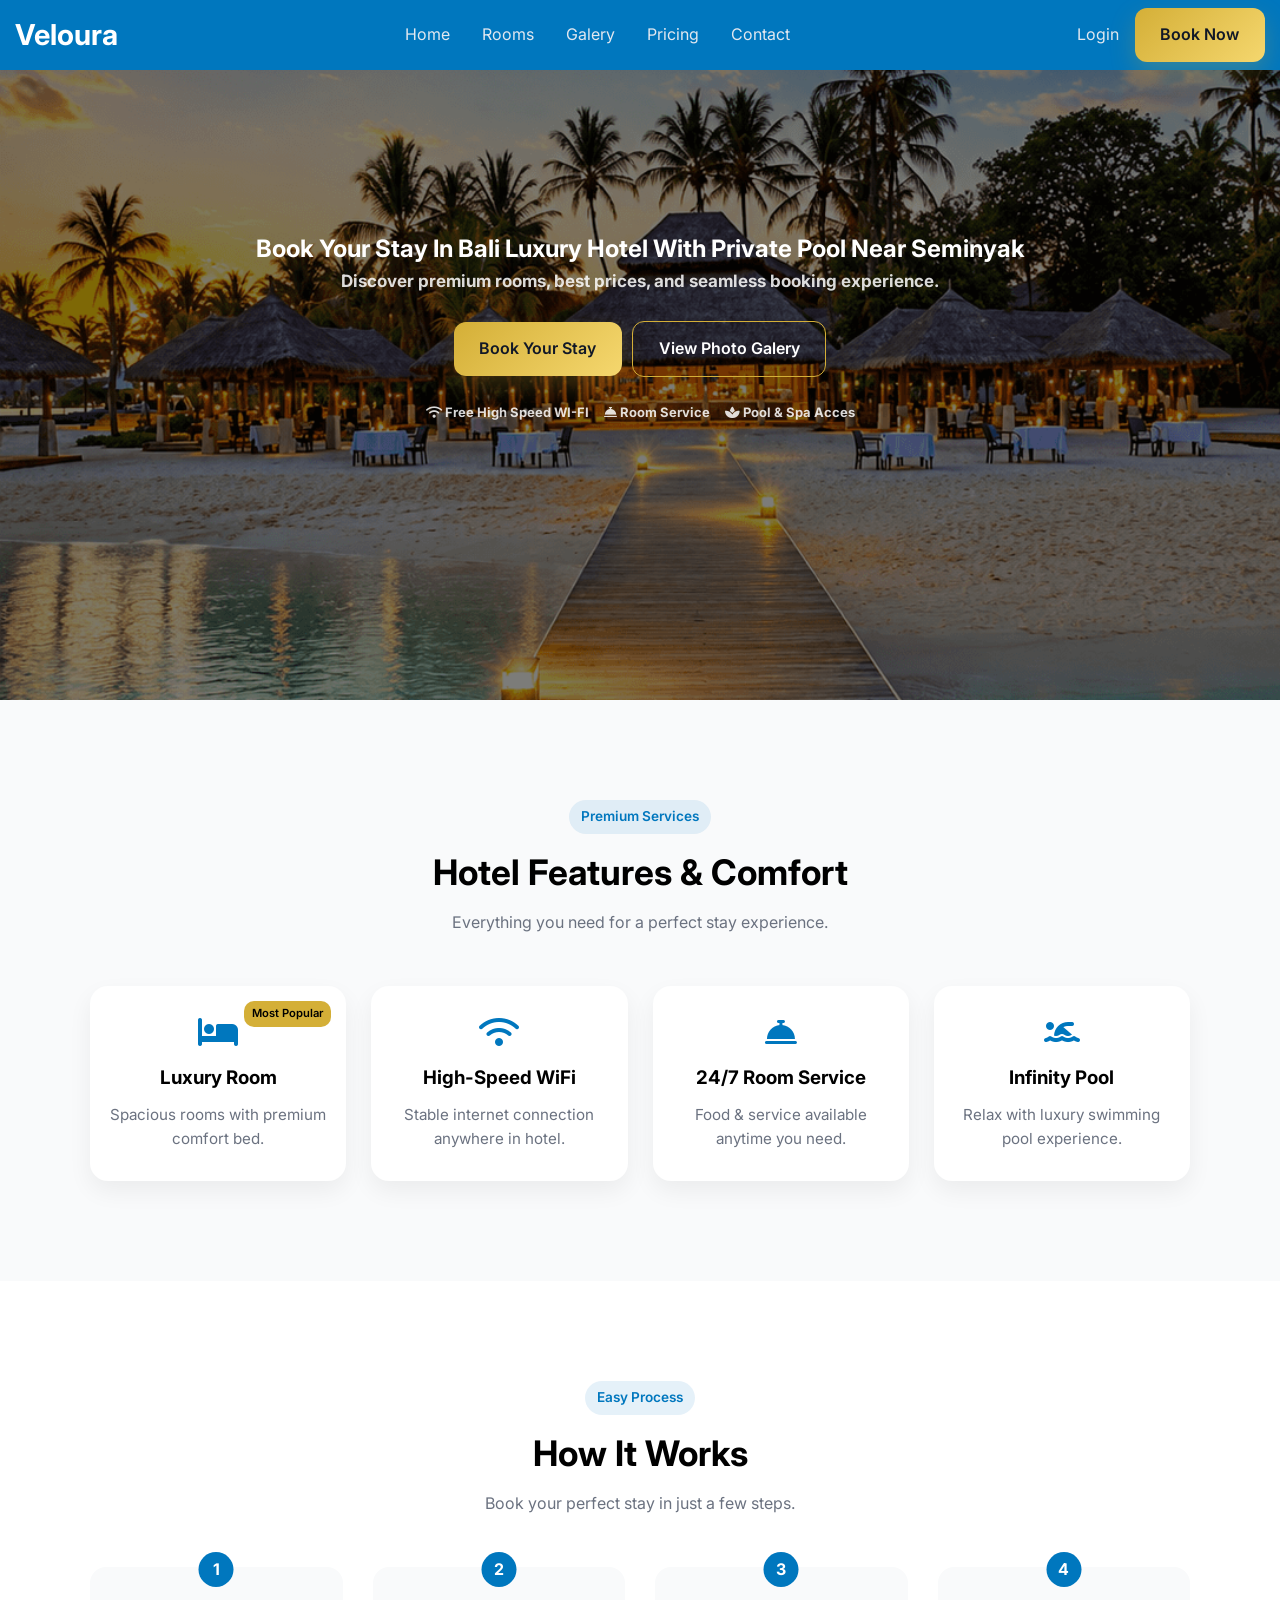
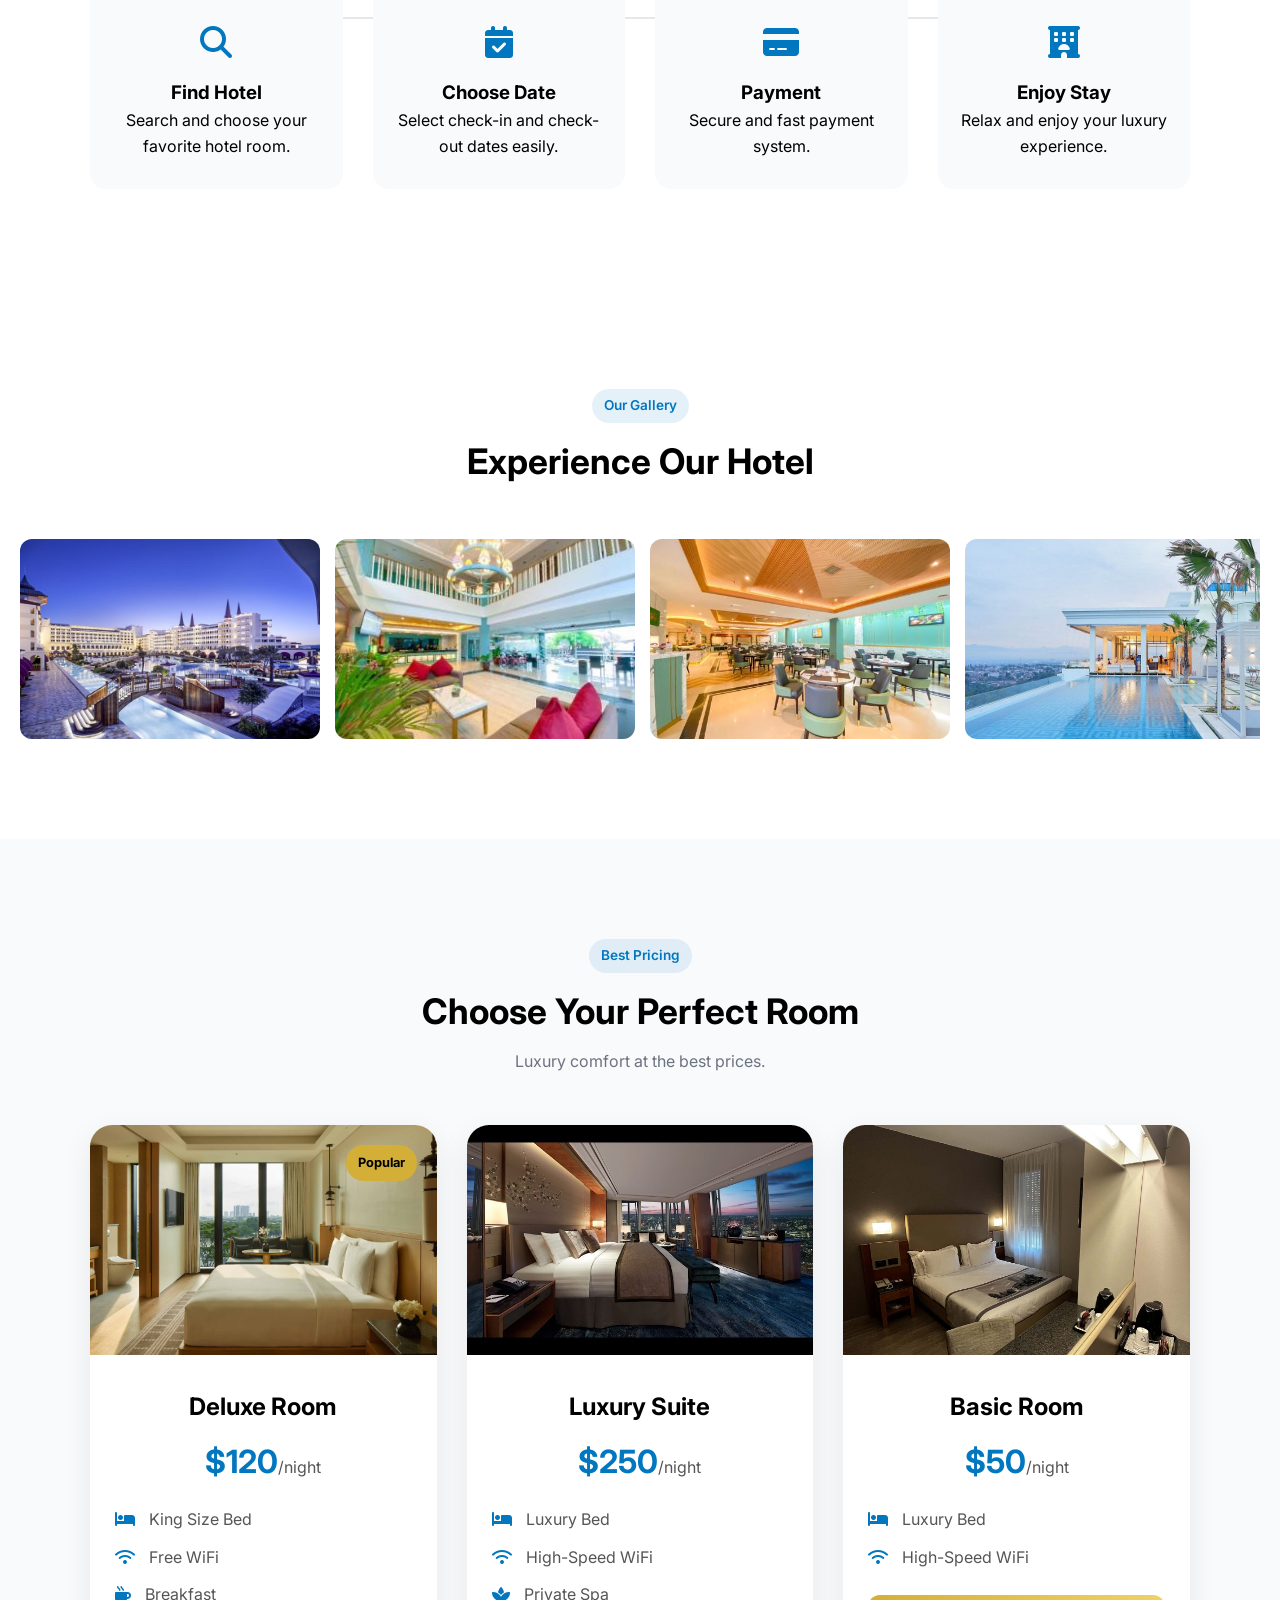
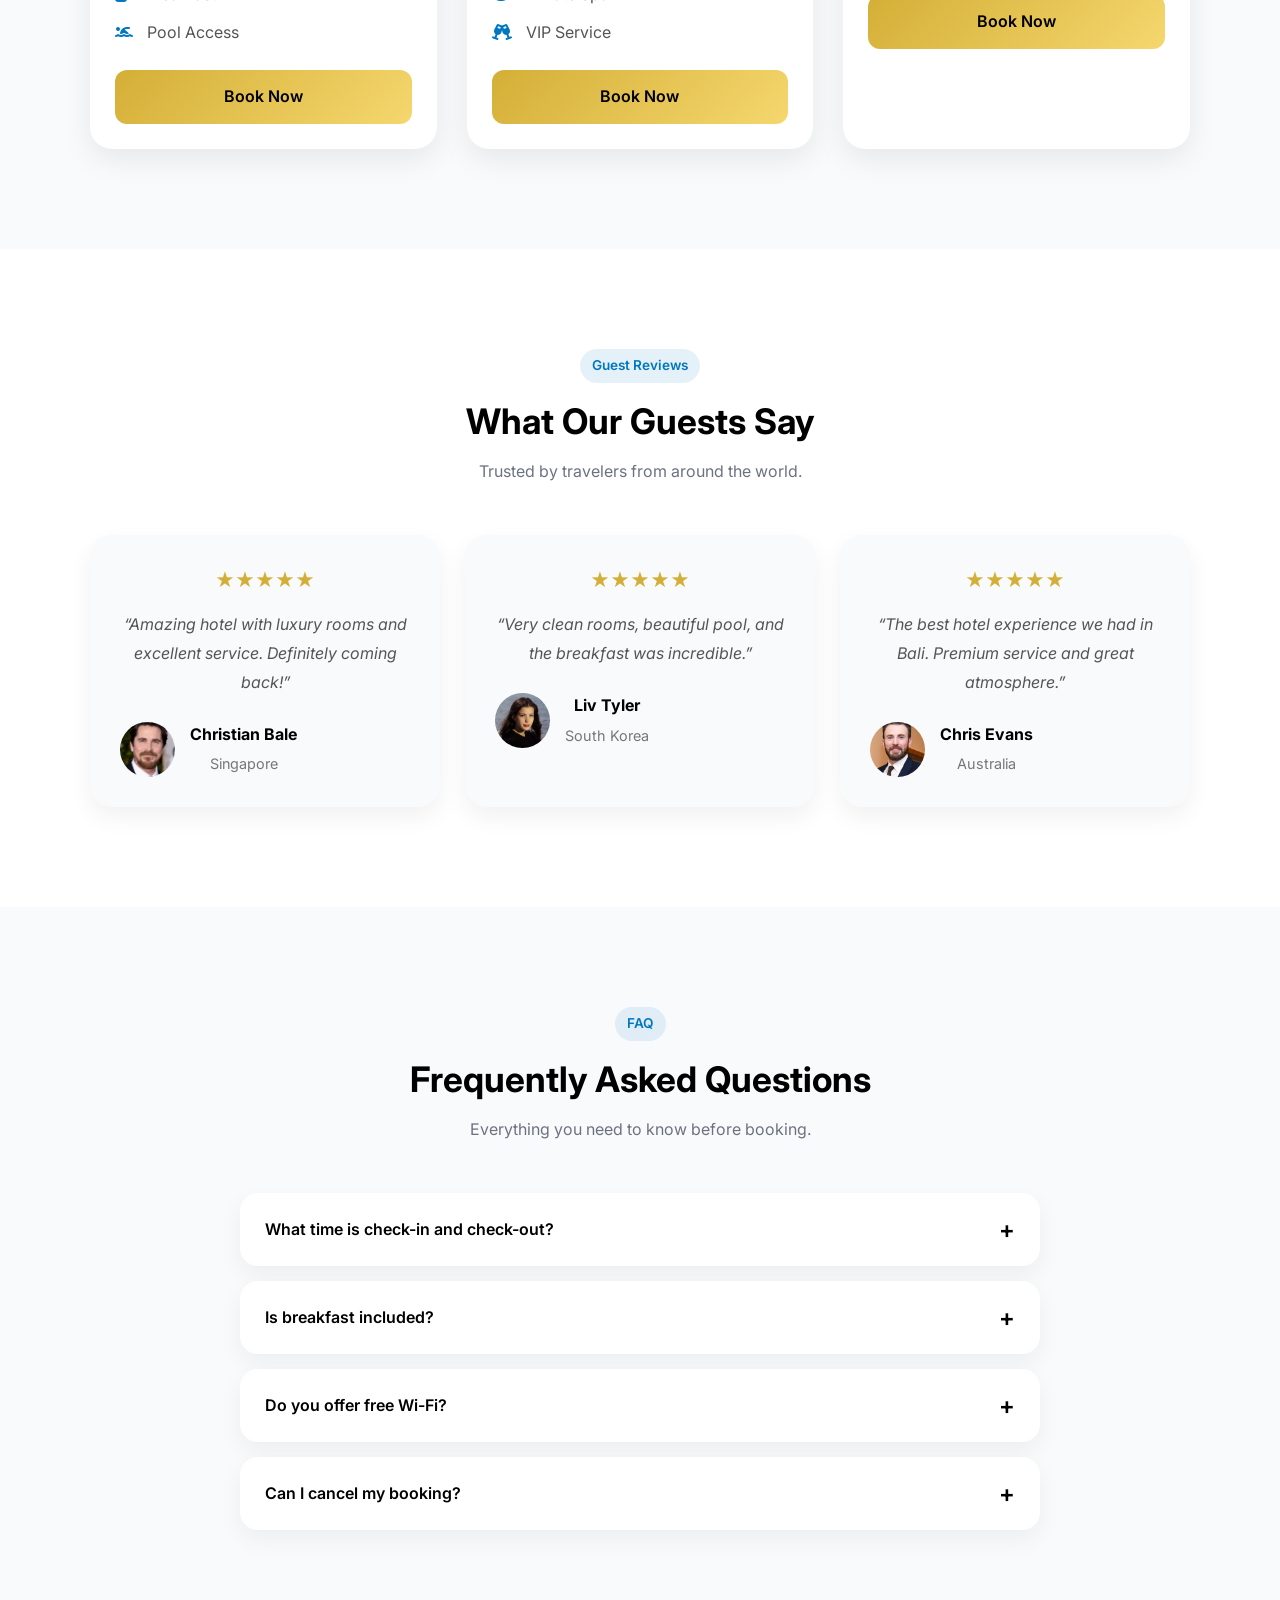
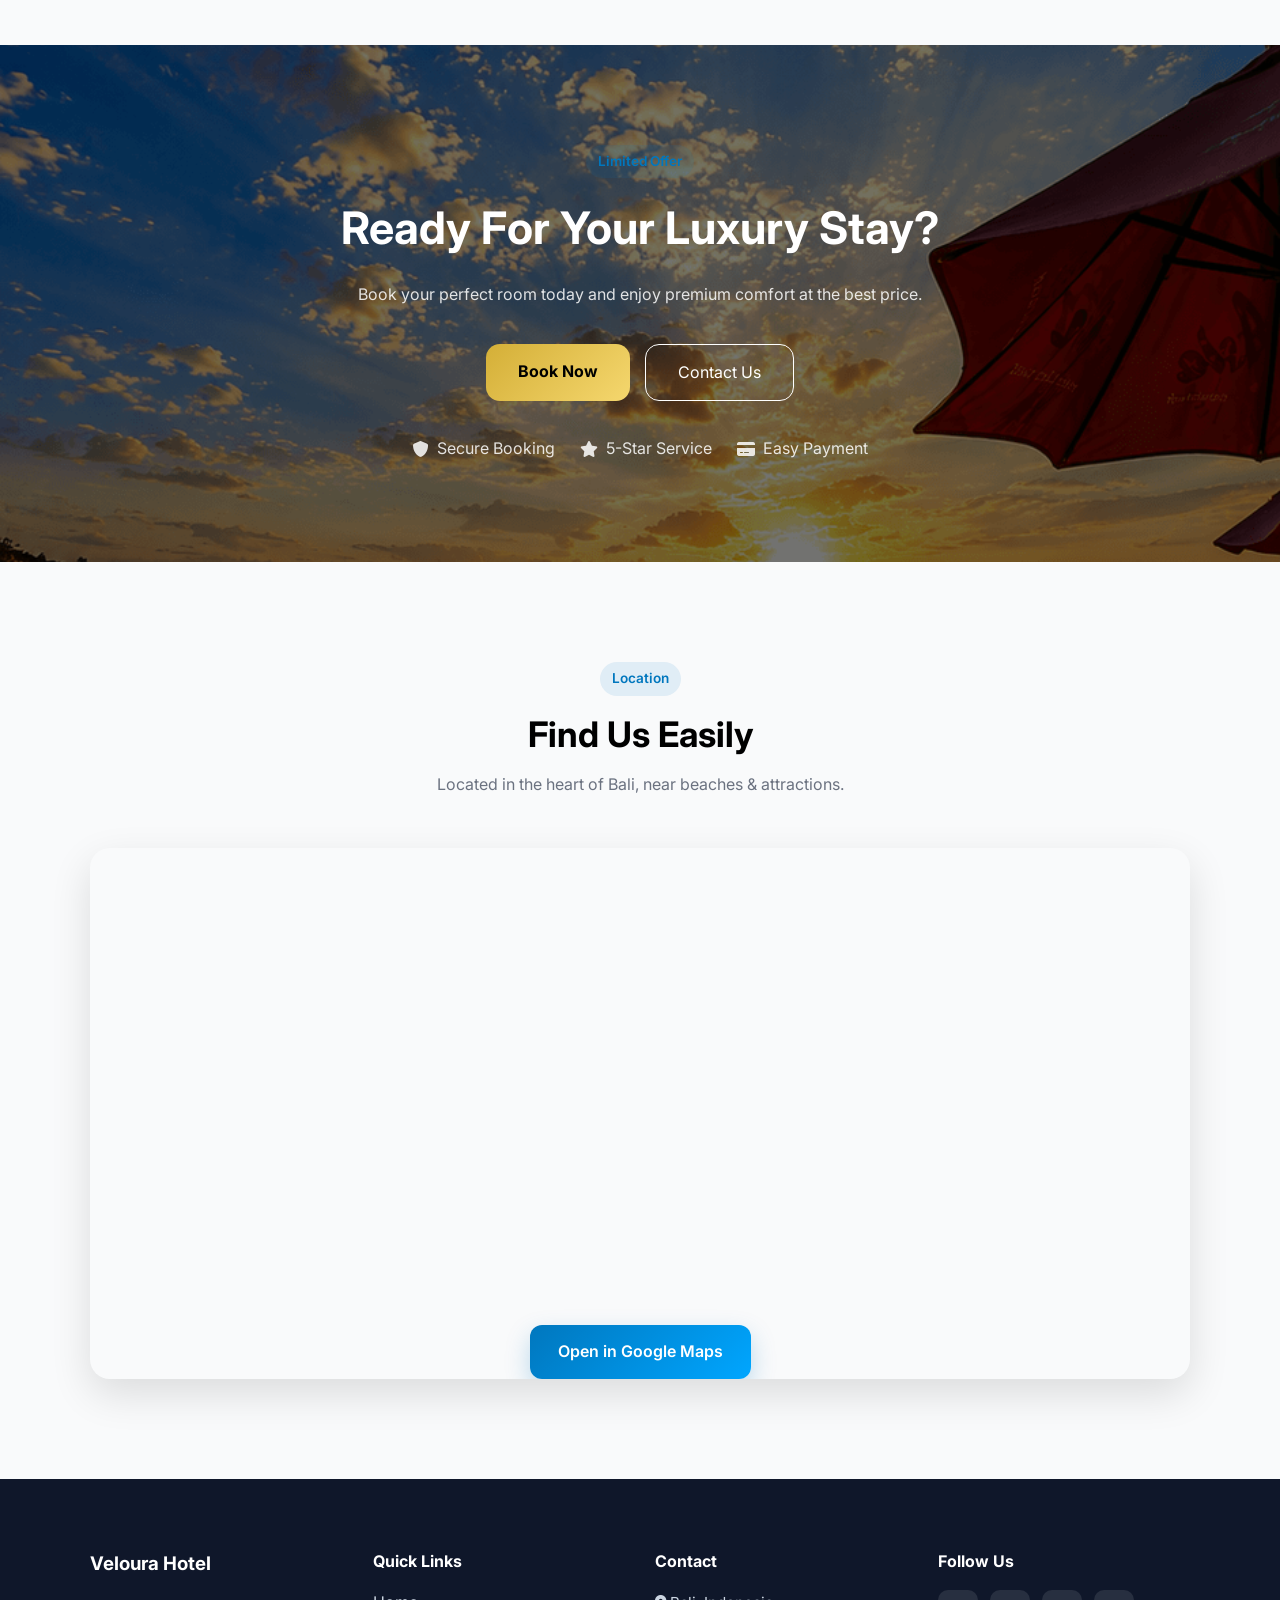
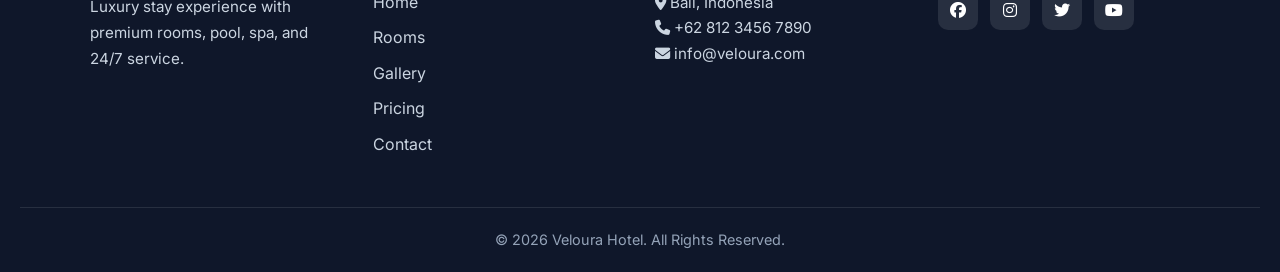
<file: booking-website.html>
<!DOCTYPE html>
<html lang="en">
  <head>
    <meta charset="UTF-8">
    <meta name="viewport" content="width=device-width, initial-scale=1.0">
    <title>Booking Website</title>
    <link rel="stylesheet"
      href="https://fonts.googleapis.com/css2?family=Inter:wght@300;400;500;600;700&display=swap">
      <link rel="stylesheet" href="https://cdnjs.cloudflare.com/ajax/libs/font-awesome/6.5.0/css/all.min.css">
      <link rel="stylesheet" href="css/booking-website.css">
        </head>
  <body>
    <header>
    <nav>
      <div class="logo">
        <span>Veloura</span>
      </div>
      <div class="hamburger" id="hamburger">
        <span></span>
        <span></span>
        <span></span>
      </div>
      
      <div class="desktop-menu">
        <a href="#home">Home</a>
        <a href="#Pricing">Rooms</a>
        <a href="#galery">Galery</a>
        <a href="#Pricing">Pricing</a>
        <a href="#contact">Contact</a>
      </div>
      
        <div class="right">
          <a class="login" href="#">Login</a>
          <a class="btn-book" href="#">Book Now</a>
          </div>
    </nav>
    </header>
    <div class="overlay"></div>
    <div class="mobile-menu">
      <a href="#home">Home</a>
      <a href="Pricing">Rooms</a>
      <a href="#gallery">Galery</a>
      <a href="#Pricing">Pricing</a>
      <a href="#contact">Contact</a>
      <a  href="#">Login</a>
      <a class="btn-book" href="#">Book Now</a>
    </div>
    
    <main>
      <section id="home" class="hero">
        <div class="con">
        <h2>Book Your Stay In Bali
        Luxury Hotel With Private Pool Near Seminyak</h2>
        <p>Discover premium rooms, best prices, and seamless booking experience.</p>
        
        <div class="buttons">
          <a class="btn-book"href="#">Book Your Stay</a>
          <a class="galerybtn" href="#gallery">View Photo Galery</a>
        </div>
        
        <div class="feature">
          <p><i class="fa-solid fa-wifi"></i> Free High Speed WI-FI</p>
          <p><i class="fa-solid fa-bell-concierge"></i> Room Service</p>
          <p><i class="fa-solid fa-spa"></i> Pool & Spa Acces</p>
        </div>
        </div>
      </section>
      
      <!-- Service -->
      <section class="features">
  <div class="section-header">
    <span class="badge">Premium Services</span>
    <h2>Hotel Features & Comfort</h2>
    <p>Everything you need for a perfect stay experience.</p>
  </div>

  <div class="feature-grid">

    <div class="feature-card reveal">
      <span class="tag">Most Popular</span>
      <i class="fa-solid fa-bed"></i>
      <h3>Luxury Room</h3>
      <p>Spacious rooms with premium comfort bed.</p>
    </div>

    <div class="feature-card reveal">
      <i class="fa-solid fa-wifi"></i>
      <h3>High-Speed WiFi</h3>
      <p>Stable internet connection anywhere in hotel.</p>
    </div>

    <div class="feature-card reveal">
      <i class="fa-solid fa-bell-concierge"></i>
      <h3>24/7 Room Service</h3>
      <p>Food & service available anytime you need.</p>
    </div>

    <div class="feature-card reveal">
      <i class="fa-solid fa-person-swimming"></i>
      <h3>Infinity Pool</h3>
      <p>Relax with luxury swimming pool experience.</p>
    </div>

  </div>
</section>

<!-- How it works -->
<section class="how-it-works">
  <div class="section-header">
    <span class="badge">Easy Process</span>
    <h2>How It Works</h2>
    <p>Book your perfect stay in just a few steps.</p>
  </div>

  <div class="steps">

    <div class="step reveal" style="--i:1">
      <div class="number">1</div>
      <div class="icon"><i class="fa-solid fa-magnifying-glass"></i></div>
      <h3>Find Hotel</h3>
      <p>Search and choose your favorite hotel room.</p>
    </div>

    <div class="step reveal" style="--i:2">
      <div class="number">2</div>
      <div class="icon"><i class="fa-solid fa-calendar-check"></i></div>
      <h3>Choose Date</h3>
      <p>Select check-in and check-out dates easily.</p>
    </div>

    <div class="step reveal" style="--i:3">
      <div class="number">3</div>
      <div class="icon"><i class="fa-solid fa-credit-card"></i></div>
      <h3>Payment</h3>
      <p>Secure and fast payment system.</p>
    </div>

    <div class="step reveal" style="--i:4">
      <div class="number">4</div>
      <div class="icon"><i class="fa-solid fa-hotel"></i></div>
      <h3>Enjoy Stay</h3>
      <p>Relax and enjoy your luxury experience.</p>
    </div>

  </div>
</section>

<!-- Galery -->
<section id="gallery" class="gallery">
  <div class="section-header">
    <span class="badge">Our Gallery</span>
    <h2>Experience Our Hotel</h2>
  </div>
  
<div class="gallery-wrapper">
  <div class="gallery-track">

    <img class="gallery-item" src="img/gallery1.jpg" loading="lazy">
    <img class="gallery-item" src="img/gallery2.jpg" loading="lazy">
    <img class="gallery-item" src="img/gallery3.jpg" loading="lazy">
    <img class="gallery-item" src="img/gallery4.jpg" loading="lazy">

  </div>
  </div>
</section>

<!-- LIGHTBOX -->
<div class="lightbox" id="lightbox">
  <span class="close">&times;</span>
  <img id="lightbox-img">
</div>

<!-- Pricing -->
<section id="pricing" class="pricing">

  <div class="section-header">
    <span class="badge">Best Pricing</span>
    <h2>Choose Your Perfect Room</h2>
    <p>Luxury comfort at the best prices.</p>
  </div>

  <div class="pricing-grid">

    <!-- Card 1 -->
    <div class="price-card reveal">

      <span class="popular">Popular</span>

      <img src="img/deluxe.jpg" alt="">

      <div class="price-content">
        <h3>Deluxe Room</h3>

        <div class="price">
          <span>$120</span>/night
        </div>

        <ul>
          <li><i class="fa-solid fa-bed"></i> King Size Bed</li>
          <li><i class="fa-solid fa-wifi"></i> Free WiFi</li>
          <li><i class="fa-solid fa-mug-hot"></i> Breakfast</li>
          <li><i class="fa-solid fa-person-swimming"></i> Pool Access</li>
        </ul>

        <a href="#" class="book-btn">
          Book Now
        </a>
      </div>

    </div>

    <!-- Card 2 -->
    <div class="price-card reveal">

      <img src="img/luxury.jpg" alt="">

      <div class="price-content">
        <h3>Luxury Suite</h3>

        <div class="price">
          <span>$250</span>/night
        </div>

        <ul>
          <li><i class="fa-solid fa-bed"></i> Luxury Bed</li>
          <li><i class="fa-solid fa-wifi"></i> High-Speed WiFi</li>
          <li><i class="fa-solid fa-spa"></i> Private Spa</li>
          <li><i class="fa-solid fa-champagne-glasses"></i> VIP Service</li>
        </ul>

        <a href="#" class="book-btn">
          Book Now
        </a>
      </div>

    </div>

         <!-- Card 3 -->
    <div class="price-card reveal">

      <img src="img/basic.jpg" alt="">

      <div class="price-content">
        <h3>Basic Room</h3>

        <div class="price">
          <span>$50</span>/night
        </div>

        <ul>
          <li><i class="fa-solid fa-bed"></i> Luxury Bed</li>
          <li><i class="fa-solid fa-wifi"></i> High-Speed WiFi</li>
           </ul>

        <a href="#" class="book-btn">
          Book Now
        </a>
      </div>
  </div>
</section>

<!-- Testimoni -->
<section id="testimoni" class="testimonial">

  <div class="section-header">
    <span class="badge">
      Guest Reviews
    </span>

    <h2>
      What Our Guests Say
    </h2>

    <p>
      Trusted by travelers from around the world.
    </p>
  </div>

  <div class="testimonial-grid">

    <!-- Card 1 -->
    <div class="testimonial-card reveal">

      <div class="stars">
        ★★★★★
      </div>

      <p class="review">
        “Amazing hotel with luxury rooms and excellent service. Definitely coming back!”
      </p>

      <div class="profile">

        <img src="img/christianbale.jpg" alt="">

        <div>
          <h4>Christian Bale</h4>
          <span>Singapore</span>
        </div>

      </div>
    </div>

    <!-- Card 2 -->
    <div class="testimonial-card reveal">

      <div class="stars">
        ★★★★★
      </div>

      <p class="review">
        “Very clean rooms, beautiful pool, and the breakfast was incredible.”
      </p>

      <div class="profile">

        <img src="img/livtyler.jpg" alt="">

        <div>
          <h4>Liv Tyler</h4>
          <span>South Korea</span>
        </div>

      </div>
    </div>

    <!-- Card 3 -->
    <div class="testimonial-card reveal">

      <div class="stars">
        ★★★★★
      </div>

      <p class="review">
        “The best hotel experience we had in Bali. Premium service and great atmosphere.”
      </p>

      <div class="profile">

        <img src="img/chrisevans.jpg" alt="">

        <div>
          <h4>Chris Evans</h4>
          <span>Australia</span>
        </div>

      </div>
    </div>

  </div>
</section>

<!-- faq -->
<section id="faq" class="faq">

  <div class="section-header">
    <span class="badge">
      FAQ
    </span>

    <h2>
      Frequently Asked Questions
    </h2>

    <p>
      Everything you need to know before booking.
    </p>
  </div>

  <div class="faq-container">

    <div class="faq-item">
      <button class="faq-question">
        What time is check-in and check-out?
        <span>+</span>
      </button>

      <div class="faq-answer">
        <p>
          Check-in starts at 2:00 PM and check-out is before 12:00 PM.
        </p>
      </div>
    </div>

    <div class="faq-item">
      <button class="faq-question">
        Is breakfast included?
        <span>+</span>
      </button>

      <div class="faq-answer">
        <p>
          Yes, complimentary breakfast is included in selected rooms.
        </p>
      </div>
    </div>

    <div class="faq-item">
      <button class="faq-question">
        Do you offer free Wi-Fi?
        <span>+</span>
      </button>

      <div class="faq-answer">
        <p>
          Yes, high-speed Wi-Fi is available throughout the hotel.
        </p>
      </div>
    </div>

    <div class="faq-item">
      <button class="faq-question">
        Can I cancel my booking?
        <span>+</span>
      </button>

      <div class="faq-answer">
        <p>
          Cancellation policies depend on your selected room package.
        </p>
      </div>
    </div>

  </div>
</section>

<!-- final cta -->
<section class="final-cta">

  <div class="cta-overlay">

    <span class="badge">
      Limited Offer
    </span>

    <h2>
      Ready For Your Luxury Stay?
    </h2>

    <p>
      Book your perfect room today and enjoy premium comfort at the best price.
    </p>

    <div class="cta-buttons">
      <a href="#" class="cta-book">
        Book Now
      </a>

      <a href="#" class="cta-contact">
        Contact Us
      </a>
    </div>

    <div class="trust">
      <span>
        <i class="fa-solid fa-shield"></i>
        Secure Booking
      </span>

      <span>
        <i class="fa-solid fa-star"></i>
        5-Star Service
      </span>

      <span>
        <i class="fa-solid fa-credit-card"></i>
        Easy Payment
      </span>
    </div>

  </div>
</section>

<!-- maps -->
<section class="map-section">

  <div class="section-header">
    <span class="badge">Location</span>
    <h2>Find Us Easily</h2>
    <p>Located in the heart of Bali, near beaches & attractions.</p>
  </div>

  <div class="map-container">

    <iframe
      src="https://www.google.com/maps/embed?pb=!1m18!1m12!1m3!1d15776.066040046111!2d115.14598594058883!3d-8.689979111734857!2m3!1f0!2f0!3f0!3m2!1i1024!2i768!4f13.1!3m3!1m2!1s0x2dd2471c804bfd05%3A0xdcc2b5ae63dc9082!2sPantai%20Seminyak!5e0!3m2!1sid!2sin!4v1781072437295!5m2!1sid!2sin"
      width="100%"
      height="400"
      style="border:0;"
      allowfullscreen=""
      loading="lazy"
      referrerpolicy="no-referrer-when-downgrade">
    </iframe>
    
    <div class="map-button">
  <a href="https://maps.app.goo.gl/dVLywuNhf7aDqcGe6"
     target="_blank"
     class="open-map-btn">
    Open in Google Maps
  </a>
</div>

  </div>

</section>
<!-- Footer -->
<footer class="footer">

  <div class="footer-container">

    <!-- Brand -->
    <div class="footer-box">
      <h3>Veloura Hotel</h3>
      <p>
        Luxury stay experience with premium rooms, pool, spa, and 24/7 service.
      </p>
    </div>

    <!-- Links -->
    <div class="footer-box">
      <h4>Quick Links</h4>
      <a href="#home">Home</a>
      <a href="#Pricing">Rooms</a>
      <a href="#gallery">Gallery</a>
      <a href="#Pricing">Pricing</a>
      <a href="#contact">Contact</a>
    </div>

    <!-- Contact -->
    <div id="contact" class="footer-box">
      <h4>Contact</h4>
      <p><i class="fa-solid fa-location-dot"></i> Bali, Indonesia</p>
      <p><i class="fa-solid fa-phone"></i> +62 812 3456 7890</p>
      <p><i class="fa-solid fa-envelope"></i> info@veloura.com</p>
    </div>

    <!-- Social -->
    <div class="footer-box">
      <h4>Follow Us</h4>

      <div class="social">
        <a href="#"><i class="fa-brands fa-facebook"></i></a>
        <a href="#"><i class="fa-brands fa-instagram"></i></a>
        <a href="#"><i class="fa-brands fa-twitter"></i></a>
        <a href="#"><i class="fa-brands fa-youtube"></i></a>
      </div>

    </div>

  </div>

  <div class="footer-bottom">
    <p>© 2026 Veloura Hotel. All Rights Reserved.</p>
  </div>

</footer>
    </main>
    <script src="Js/booking-website.js"></script>
    </body>
    </html>
</file>
<file: css/booking-website.css>
html {
       scroll-behavior: smooth;
     } 
      * {
        margin: 0;
        padding: 0;
        box-sizing: border-box;
        font-family: 'Inter', Sans-Serif;
      }
      body {
      background: white;
      color: black;
      line-height: 1.6;
      }
     
      /* navbar */
      nav {
        display: flex;
        justify-content: space-between;
        align-items: center;
        background: #0077be;
        height: 70px;
        width: 100%;
        padding: 10px 15px;
        
        position: fixed;
        top: 0;
        left: 0;
        right: 0;
        
        z-index: 1000;
        box-sizing: border-box;
        transition: 0.3s ease;
        gap: 5px;
      }
      nav.hide {
        transform: translateY(-100%);
        top: -80px;
      }
      .logo {
        font-size: 1.8rem;
        font-weight: 700;
        color: white;
      }
      .hamburger {
        width: 40px;
        cursor: pointer;
      }
      .hamburger span {
        display: block;
        height: 4px;
        background: white;
        margin: 7px 0;
        transition: 0.3s;
      }
    .hamburger.active span:nth-child(1) {
        transform: rotate(45deg) translate(7px, 7px);
       color: white; 
      }
      .hamburger.active span:nth-child(2){
        opacity: 0;
        color: white;
      }
      .hamburger.active span:nth-child(3){
        transform: rotate(-45deg)
        translate(7px, -7px);
        color:white;
      }
      .desktop-menu {
        display: none;
        gap: 2rem;
      }
      .desktop-menu a {
        position: relative;
        text-decoration: none;
        color: #e2e8f0;
        font-size: 1rem;
        transition: .3s;
      }
      .desktop-menu a:hover {
        color: #fff;
      }
      .desktop-menu a::after {
        content: '';
        position: absolute;
        left:0;
        bottom: -6px;
        width: 0%;
        height: 2px;
        background: #d4af37;
        transition: .3s;
      }
      .desktop-menu a:hover::after {
        width: 100%;
      }
      .right {
        display: none;
        align-items: center;
        gap: 1rem;
      }
      .login {
        color: #e2e8f0;
        text-decoration: none;
        transition: .3s;
      }
      .login:hover {
        color: white;
      }
      .btn-book {
        text-decoration: none;
        background: linear-gradient(
        135deg,
        #d4af37,
        #f5d76e);
        
        color: #111827;
        padding: .9rem 1.6rem;
        border-radius: 12px;
        font-weight: 600;
        
        transition: .3s ease;
        box-shadow: 0 10px 25px rgba(212,175,55,.25);
      }
      .btn-book:hover {
        transform: translateY(-2px);
        box-shadow: 0 14px 35px rgba(212,175,55,.4);
      }
      .mobile-menu {
        display: flex;
        flex-direction: column;
        position: fixed;
        margin-top: 70px;
        width: 80%;
        max-width: 320px;
        height: 100%;
        background: white;
        transition: 0.3s ease;
        padding: 0px 20px;
        opacity:1;
        top:0;
        right: -100%;
        z-index: 99;
        -webkit-overflow-scrolling: touch;
      }
      .mobile-menu.active {
        right:0;
      }
      .mobile-menu a {
        margin-top: 20px;
        text-decoration: none;
        color:#333;
        padding: 12px 0px;
        font-size: 18px;
        text-align: center;
        border: 1px solid #dcdcdc;
      }
      .overlay {
        position: fixed;
        inset:0;
        background:rgba(255,255,255,0.1);
    backdrop-filter: blur(5px);
    -webkit-backdrop-filter: blur(5px);
    
       opacity: 0;
       visibility: hidden;
       transition: .3s;
       z-index: 98;
      }
      .overlay.active {
        opacity: 1;
        visibility: visible;
      }
      .no-scroll {
        overflow: hidden;
      }
      
      /* Hero */
      .hero {
        min-height: 700px;
        width: 100%;
        background: 
        url('../img/hero.png');
        
        background-size: cover;
        background-position: center;
        background-repeat: no-repeat;
        
        display: flex;
        align-items: center;
        
      }
      .con {
        text-align: center;
        width: 100%;
        min-height: 700px;
        padding: 230px 40px 100px;
        color: white;
        font-weight: bold;
        background: rgba(0,0,0,0.5);
      }
      .con p {
        text-align: center;
        font-size: 17px;
        color: rgba(255,255,255,0.85);
        line-height: 1.6;
      }
      .buttons {
        display: flex;
        align-items: center;
        justify-content: center;
        margin-top: 25px;
        gap:10px;
      }
      .galerybtn {
        border: 1px solid #d4af37;
        padding: .9rem 1.6rem;
        border-radius: 12px;
        font-weight: 600;
        text-decoration: none;
        color: white;
      }
      .feature {
        margin-top: 25px;
        display: flex;
        align-items: center;
        justify-content: center;
        gap: 15px;
      }
      .feature p {
        font-size: 13px;
      }
      
      /* Features */
      .features {
  padding: 100px 20px;
  background: #f9fafb;
  text-align: center;
}

.section-header {
  max-width: 700px;
  margin: auto;
  margin-bottom: 50px;
}

.section-header h2 {
  font-size: 2.2rem;
  margin: 10px 0;
}

.section-header p {
  color: #6b7280;
}

.badge {
  display: inline-block;
  padding: 6px 12px;
  background: rgba(0,119,190,0.1);
  color: #0077be;
  border-radius: 20px;
  font-size: 0.85rem;
  font-weight: 600;
}

.feature-grid {
  display: grid;
  grid-template-columns: repeat(auto-fit, minmax(230px, 1fr));
  gap: 25px;
  max-width: 1100px;
  margin: auto;
}

.feature-card {
  background: white;
  padding: 30px 20px;
  border-radius: 18px;
  box-shadow: 0 10px 25px rgba(0,0,0,0.06);
  transition: 0.4s ease;
  position: relative;
  opacity: 0;
  transform: translateY(40px);
}

.feature-card i {
  font-size: 2rem;
  color: #0077be;
  margin-bottom: 15px;
}

.feature-card h3 {
  margin-bottom: 10px;
}

.feature-card p {
  color: #6b7280;
  font-size: 0.95rem;
}

.feature-card:hover {
  transform: translateY(-8px);
  box-shadow: 0 20px 40px rgba(0,0,0,0.12);
}

/* badge kecil di card */
.tag {
  position: absolute;
  top: 15px;
  right: 15px;
  background: #d4af37;
  color: black;
  font-size: 0.7rem;
  padding: 4px 8px;
  border-radius: 10px;
  font-weight: 600;
}

/* How it works */
.how-it-works {
  padding: 100px 20px;
  text-align: center;
  background: #fff;
}

.steps {
  display: grid;
  grid-template-columns: repeat(auto-fit, minmax(220px, 1fr));
  gap: 30px;
  max-width: 1100px;
  margin: auto;
  position: relative;
}

/* GARIS CONNECTING */
.steps::before {
  content: "";
  position: absolute;
  top: 50px;
  left: 10%;
  right: 10%;
  height: 2px;
  background: #e5e7eb;
  z-index: 0;
}

.step {
  background: #f9fafb;
  padding: 30px 20px;
  border-radius: 16px;
  position: relative;
  z-index: 1;

  opacity: 0;
  transform: translateY(40px);
  transition: 0.6s ease;
}

/* NUMBER CIRCLE */
.number {
  width: 35px;
  height: 35px;
  background: #0077be;
  color: white;
  border-radius: 50%;
  display: flex;
  align-items: center;
  justify-content: center;
  font-weight: bold;

  position: absolute;
  top: -15px;
  left: 50%;
  transform: translateX(-50%);
}

.icon {
  font-size: 2rem;
  color: #0077be;
  margin-top: 20px;
  margin-bottom: 10px;
}

/* gallery */
.gallery {
  text-align: center;
  padding: 100px 20px;
}
.gallery .section-header {
 max-width: 700px; 
 margin: 0 auto 50px;
 text-align: center;
}
.gallery-wrapper {
  overflow: hidden;
}

.gallery-track {
  display: flex;
  gap: 15px;
  transition: transform 0.5s ease;
}

.gallery-item {
  flex: 0 0 300px;
}

.gallery-item {
  width: 100%;
  height: 200px;
  object-fit: cover;
  border-radius: 12px;
  cursor: pointer;
  transition: 0.3s;
}

.gallery-item:hover {
  transform: scale(1.05);
}

/* LIGHTBOX */
.lightbox {
  position: fixed;
  inset: 0;
  background: rgba(0,0,0,0.85);
  display: none;
  justify-content: center;
  align-items: center;
  z-index: 999;
}

.lightbox img {
  max-width: 90%;
  max-height: 80%;
  border-radius: 10px;
}

.lightbox .close {
  position: absolute;
  top: 20px;
  right: 30px;
  font-size: 35px;
  color: white;
  cursor: pointer;
}

/* Pricing */
.pricing {
  padding: 100px 20px;
  background: #f9fafb;
  text-align: center;
}

.pricing-grid {
  display: grid;
  grid-template-columns:
  repeat(auto-fit, minmax(300px,1fr));
  gap: 30px;
  max-width: 1100px;
  margin: auto;
}

.price-card {
  background: white;
  border-radius: 22px;
  overflow: hidden;
  box-shadow:
  0 10px 30px rgba(0,0,0,.08);

  transition: .4s ease;
  position: relative;
}

.price-card:hover {
  transform: translateY(-8px);
  box-shadow:
  0 20px 45px rgba(0,0,0,.12);
}

.price-card img {
  width: 100%;
  height: 230px;
  object-fit: cover;
}

.price-content {
  padding: 25px;
}

.price-content h3 {
  font-size: 1.5rem;
  margin-bottom: 10px;
}

.price {
  margin-bottom: 20px;
  color: #555;
}

.price span {
  font-size: 2rem;
  font-weight: bold;
  color: #0077be;
}

.price-content ul {
  list-style: none;
  text-align: left;
  margin-bottom: 25px;
}

.price-content li {
  margin: 12px 0;
  color: #555;
}

.price-content i {
  color: #0077be;
  margin-right: 10px;
}

.book-btn {
  display: block;
  text-decoration: none;
  background:
  linear-gradient(
  135deg,
  #d4af37,
  #f5d76e
  );

  color: black;
  padding: 14px;
  border-radius: 12px;
  font-weight: 600;
  transition: .3s;
}

.book-btn:hover {
  transform: translateY(-2px);
}

.popular {
  position: absolute;
  top: 20px;
  right: 20px;

  background: #d4af37;
  color: black;

  padding: 8px 12px;
  border-radius: 30px;
  font-size: .8rem;
  font-weight: bold;
}

/* testimoni */
.testimonial {
  padding: 100px 20px;
  background: #fff;
  text-align: center;
}

.testimonial-grid {
  display: grid;
  grid-template-columns:
  repeat(auto-fit, minmax(300px,1fr));

  gap: 25px;
  max-width: 1100px;
  margin: auto;
}

.testimonial-card {
  background: #f9fafb;
  padding: 30px;
  border-radius: 22px;

  transition: .4s ease;

  box-shadow:
  0 10px 25px rgba(0,0,0,.06);
}

.testimonial-card:hover {
  transform: translateY(-8px);

  box-shadow:
  0 20px 40px rgba(0,0,0,.1);
}

.stars {
  color: #d4af37;
  font-size: 1.2rem;
  margin-bottom: 15px;
}

.review {
  color: #555;
  line-height: 1.8;
  margin-bottom: 25px;
  font-style: italic;
}

.profile {
  display: flex;
  align-items: center;
  gap: 15px;
}

.profile img {
  width: 55px;
  height: 55px;
  border-radius: 50%;
  object-fit: cover;
}

.profile h4 {
  margin-bottom: 4px;
}

.profile span {
  color: #777;
  font-size: .9rem;
}

/* faq */
.faq {
  padding: 100px 20px;
  background: #f9fafb;
}

.faq .section-header {
  text-align: center;
}
.faq-container {
  max-width: 800px;
  margin: auto;
}

.faq-item {
  background: white;
  border-radius: 18px;
  margin-bottom: 15px;
  overflow: hidden;

  box-shadow:
  0 10px 25px rgba(0,0,0,.05);
}

.faq-question {
  width: 100%;
  background: none;
  border: none;
  outline: none;

  padding: 22px 25px;
  cursor: pointer;

  display: flex;
  justify-content: space-between;
  align-items: center;

  font-size: 1rem;
  font-weight: 600;
}

.faq-question span {
  font-size: 1.5rem;
  transition: .3s;
}

.faq-answer {
  max-height: 0;
  overflow: hidden;

  transition:
  max-height .4s ease,
  padding .3s ease;

  padding: 0 25px;
}

.faq-answer p {
  color: #666;
  line-height: 1.8;
  padding-bottom: 20px;
}

/* ACTIVE */
.faq-item.active .faq-answer {
  max-height: 200px;
}

.faq-item.active .faq-question span {
  transform: rotate(45deg);
}

/* Final cta */
.final-cta {
  padding: 100px 20px;

  background:
  linear-gradient(
  rgba(0,0,0,.55),
  rgba(0,0,0,.55)
  ),
  url("../img/cta.png");

  background-size: cover;
  background-position: center;

  text-align: center;
}

.cta-overlay {
  max-width: 750px;
  margin: auto;
  color: white;
}

.final-cta h2 {
  font-size: 2.8rem;
  margin: 15px 0;
}

.final-cta p {
  color: rgba(255,255,255,.85);
  line-height: 1.8;
  margin-bottom: 35px;
}

/* BUTTONS */
.cta-buttons {
  display: flex;
  justify-content: center;
  gap: 15px;
  flex-wrap: wrap;
}

.cta-book {
  background:
  linear-gradient(
  135deg,
  #d4af37,
  #f5d76e
  );

  color: black;
  text-decoration: none;

  padding: 15px 32px;
  border-radius: 14px;
  font-weight: bold;

  transition: .3s;
}

.cta-book:hover {
  transform: translateY(-4px);

  box-shadow:
  0 15px 35px
  rgba(212,175,55,.35);
}

.cta-contact {
  border: 1px solid white;
  color: white;
  text-decoration: none;

  padding: 15px 32px;
  border-radius: 14px;

  transition: .3s;
}

.cta-contact:hover {
  background: white;
  color: black;
}

/* TRUST */
.trust {
  margin-top: 35px;

  display: flex;
  justify-content: center;
  flex-wrap: wrap;
  gap: 25px;

  color:
  rgba(255,255,255,.85);
}

.trust span {
  display: flex;
  align-items: center;
  gap: 8px;
}

/* maps */
.map-section {
  padding: 100px 20px;
  background: #f9fafb;
  text-align: center;
}

.map-container {
  max-width: 1100px;
  margin: auto;
  border-radius: 20px;
  overflow: hidden;

  box-shadow:
  0 15px 40px rgba(0,0,0,.12);
}

.map-container iframe {
  width: 100%;
  height: 450px;
  border: 0;
}
.map-button {
  margin-top: 20px;
  text-align: center;
}

.open-map-btn {
  display: inline-block;
  padding: 14px 28px;
  background: linear-gradient(135deg, #0077be, #00a6ff);
  color: white;
  text-decoration: none;
  font-weight: 600;
  border-radius: 12px;
  transition: 0.3s ease;
  box-shadow: 0 10px 25px rgba(0,119,190,0.25);
}

.open-map-btn:hover {
  transform: translateY(-3px);
  box-shadow: 0 15px 35px rgba(0,119,190,0.35);
}

/* Footer */
.footer {
  background: #0f172a;
  color: #e5e7eb;
  padding: 70px 20px 20px;
}

.footer-container {
  display: grid;
  grid-template-columns:
  repeat(auto-fit, minmax(200px, 1fr));

  gap: 30px;
  max-width: 1100px;
  margin: auto;
}

.footer-box h3,
.footer-box h4 {
  margin-bottom: 15px;
  color: white;
}

.footer-box p {
  font-size: 0.95rem;
  line-height: 1.7;
  color: #cbd5e1;
}

.footer-box a {
  display: block;
  text-decoration: none;
  color: #cbd5e1;
  margin-bottom: 10px;
  transition: .3s;
}

.footer-box a:hover {
  color: #d4af37;
}

/* SOCIAL ICON */
.social {
  display: flex;
  gap: 12px;
  margin-top: 10px;
}

.social a {
  width: 40px;
  height: 40px;

  display: flex;
  align-items: center;
  justify-content: center;

  background: rgba(255,255,255,0.1);
  border-radius: 10px;

  color: white;
  transition: .3s;
}

.social a:hover {
  background: #d4af37;
  color: black;
}

/* BOTTOM */
.footer-bottom {
  text-align: center;
  margin-top: 40px;
  padding-top: 20px;

  border-top: 1px solid rgba(255,255,255,0.1);

  color: #94a3b8;
  font-size: 0.9rem;
}
      @media(min-width: 900px) {
        .desktop-menu {
          display: flex;
        }
        .right {
          display: flex;
        }
        .hamburger {
          display: none;
        }
      }
</file>
